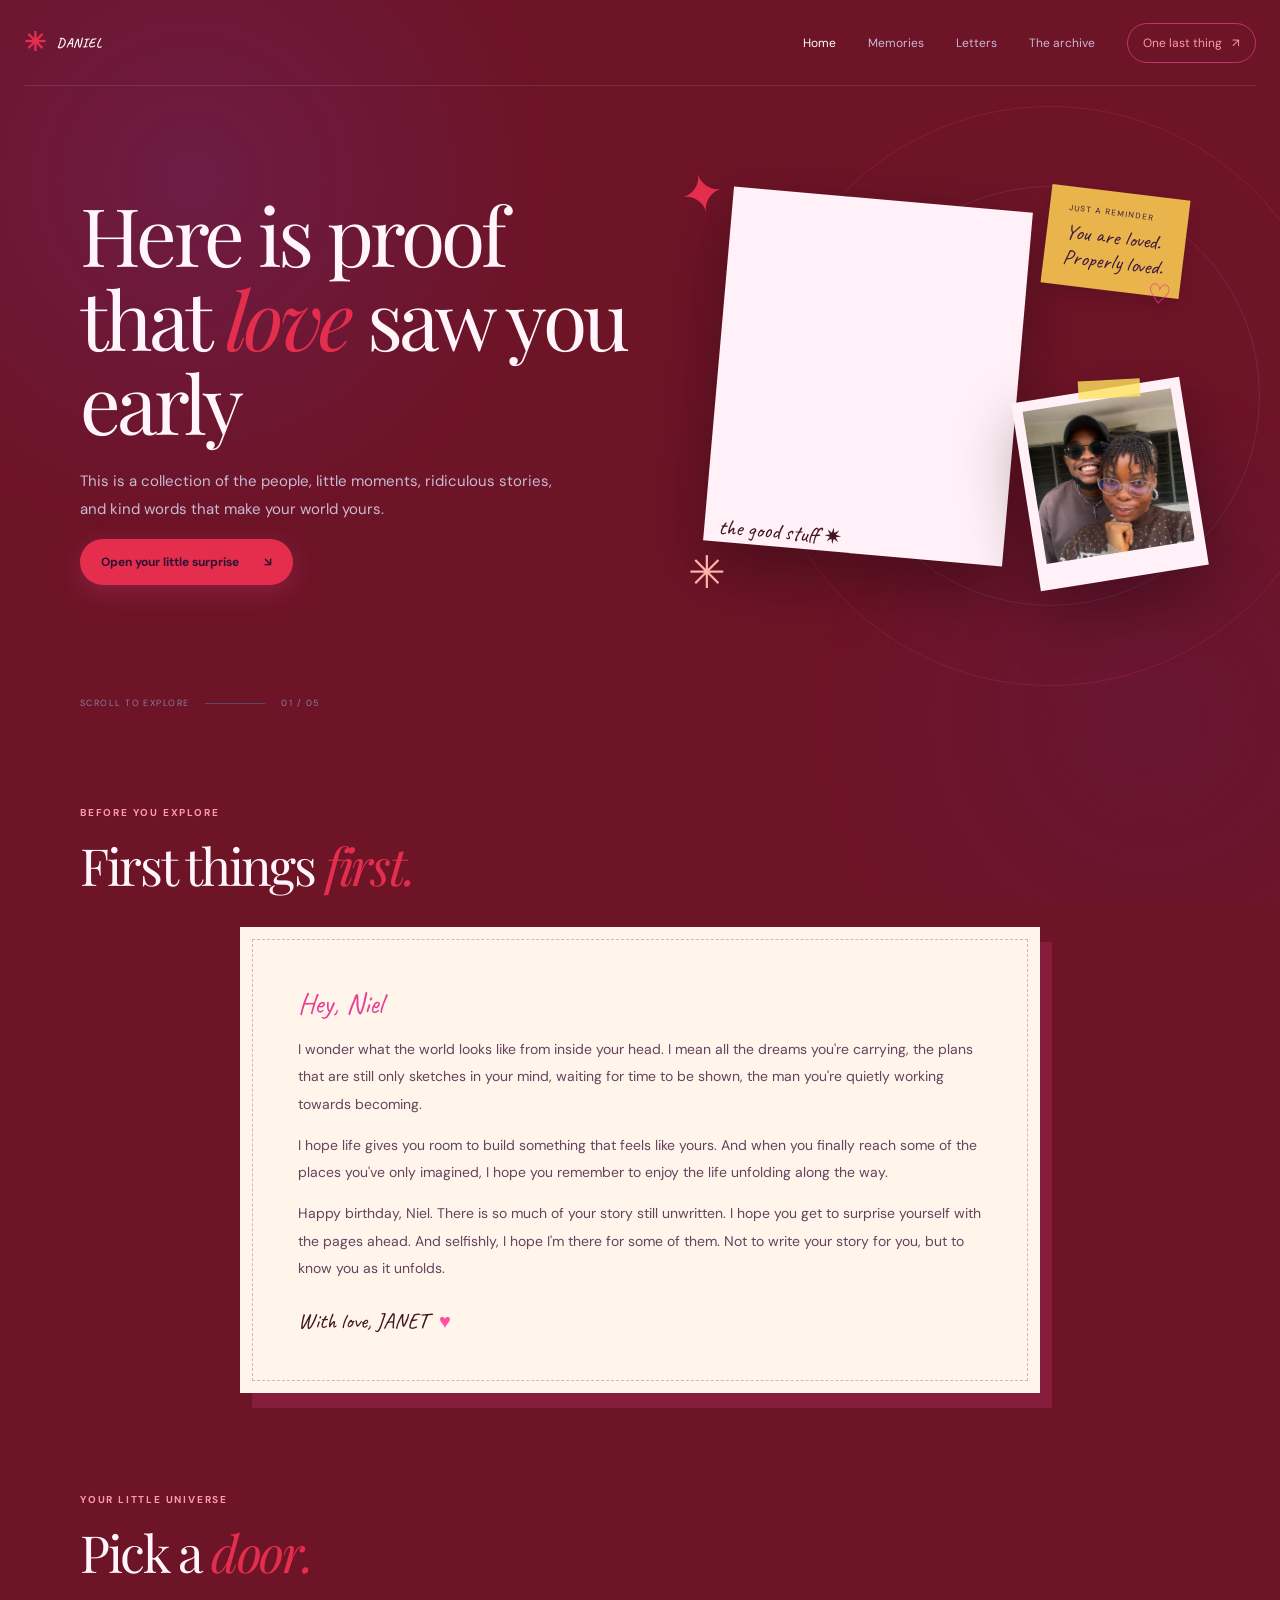
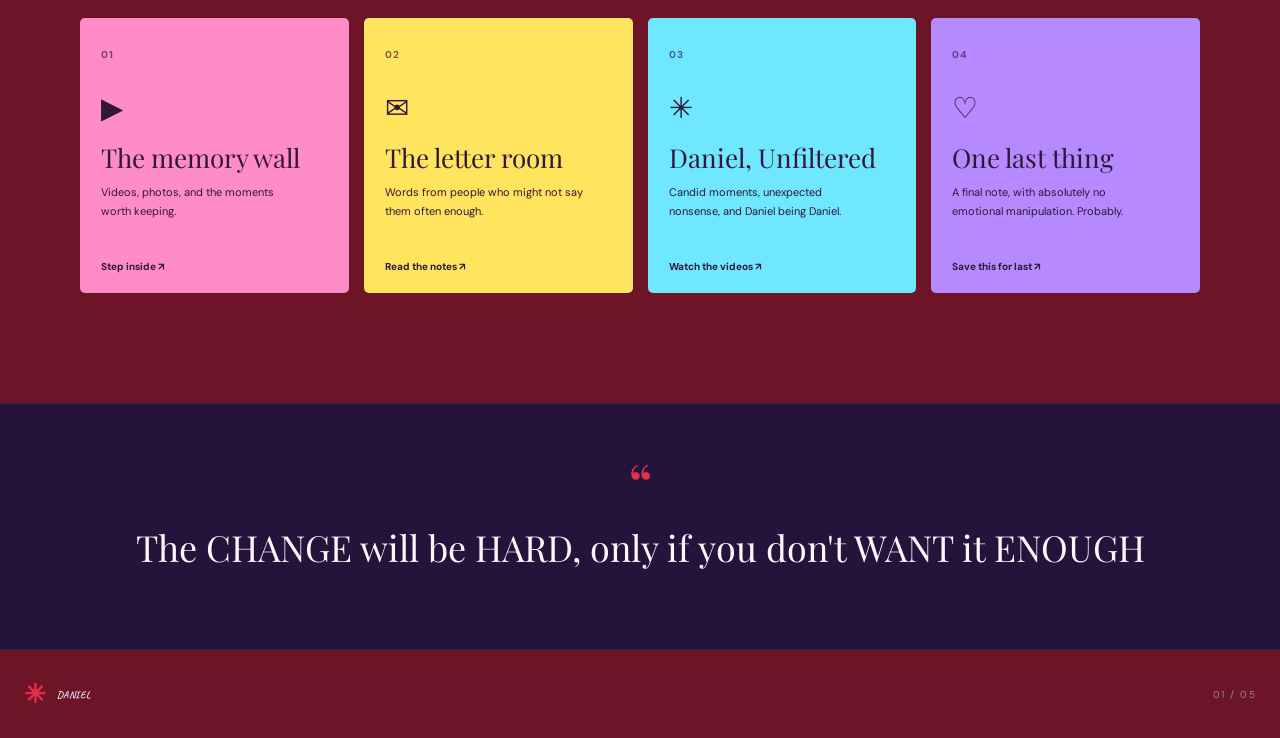
<file: index.html>
<!doctype html>
<html lang="en">

<head>
  <meta charset="utf-8">
  <meta name="viewport" content="width=device-width, initial-scale=1">
  <meta name="theme-color" content="#17102b">
  <meta name="description" content="A birthday scrapbook filled with videos, memories, and notes from your people.">
  <title>A Little Something for You</title>
  <link rel="preconnect" href="https://fonts.googleapis.com">
  <link rel="preconnect" href="https://fonts.gstatic.com" crossorigin>
  <link
    href="https://fonts.googleapis.com/css2?family=DM+Sans:wght@400;500;600;700&family=Playfair+Display:ital,wght@0,400;0,500;0,600;1,400;1,500&family=Caveat:wght@400;500;600;700&display=swap"
    rel="stylesheet">
  <link rel="stylesheet" href="styles.css">
  <script src="script.js" defer></script>
</head>

<body data-page="home">
  <div class="scroll-progress" aria-hidden="true"></div>
  <header class="site-header">
    <a class="brand" href="index.html"><span class="brand-mark">✳</span> Daniel</a>
    <button class="menu-toggle" aria-label="Open navigation" aria-expanded="false">☰</button>
    <nav class="site-nav">
      <a class="active" href="index.html">Home</a>
      <a href="memories.html">Memories</a>
      <a href="letters.html">Letters</a>
      <a href="archive.html">The archive</a>
      <a class="nav-special" href="final.html">One last thing <span>↗</span></a>
    </nav>
  </header>

  <main>
    <section class="home-hero section-wrap">
      <div class="hero-orbit orbit-one"></div>
      <div class="hero-orbit orbit-two"></div>
      <div class="hero-copy">
        <!-- <p class="eyebrow"><span class="eyebrow-dot"></span> A small corner of the internet, made for you</p> -->
        <h1>Here is proof<br>that <em>love</em> saw you early</h1>
        <p class="hero-lede">This is a collection of the people, little moments, ridiculous stories, and kind words that
          make your world yours.</p>
        <button class="button button-primary" data-scroll-to="welcome-note">Open your little surprise
          <span>↘</span></button>
        <!-- <div class="hero-signoff"><span class="scribble-heart">♡</span><span>Made with love, a little chaos, and many open tabs.</span></div> -->
      </div>
      <div class="hero-art" aria-label="Birthday scrapbook collage">
        <div class="sticker sticker-star">✦</div>
        <div class="photo-card photo-card-main">
          <video autoplay muted loop playsinline preload="auto">
            <source src="videos/IMG_9737.MP4" type="video/mp4">
            Your browser does not support HTML video.
          </video>
          <span class="photo-caption">the good stuff ✷</span>
        </div>
        <div class="photo-card photo-card-small">
          <img src="images/WhatsApp Image 2026-10-26 at 20.10.31.jpeg" alt="A happy memory with friends">
          <span class="mini-tape"></span>
        </div>
        <div class="hero-note"><span>just a reminder</span><strong>You are loved.<br>Properly loved.</strong><span
            class="note-doodle">♡</span></div>
        <div class="sticker sticker-sparkle">✳</div>
      </div>
      <div class="hero-bottom-label"><span>SCROLL TO EXPLORE</span><span class="line"></span><span>01 / 05</span></div>
    </section>

    <section class="welcome-section section-wrap" id="welcome-note">
      <div class="section-heading">
        <p class="eyebrow">BEFORE YOU EXPLORE</p>
        <h2>First things <em>first.</em></h2>
      </div>
      <div class="welcome-card paper-card">
        <span class="handwritten">Hey, Niel</span>
        <p>I wonder what the world looks like from inside your head. I mean all the dreams you're carrying, the plans
          that are still only sketches in your mind, waiting for time to be shown, the man you're quietly working
          towards becoming.</p>
        <p>I hope life gives you room to build something that feels like yours. And when you finally reach some of the
          places you've only imagined, I hope you remember to enjoy the life unfolding along the way.</p>

        <p>Happy birthday, Niel. There is so much of your story still unwritten. I hope you get to surprise yourself
          with the pages ahead. And selfishly, I hope I'm there for some of them. Not to write your story for you, but
          to know you as it unfolds.</p>
        <div class="welcome-signature">With love, <span data-sender>Your Friend</span> <span
            class="signature-heart">♥</span></div>
      </div>
    </section>

    <section class="chapter-section section-wrap">
      <div class="section-heading heading-row">
        <div>
          <p class="eyebrow">YOUR LITTLE UNIVERSE</p>
          <h2>Pick a <em>door.</em></h2>
        </div>
        <!-- <p class="section-aside">There is no correct order. For once, nobody is grading you.</p> -->
      </div>
      <div class="chapter-grid">
        <a class="chapter-card chapter-pink" href="memories.html"><span class="chapter-number">01</span><span
            class="chapter-icon">▶</span>
          <h3>The memory wall</h3>
          <p>Videos, photos, and the moments worth keeping.</p><span class="chapter-link">Step inside ↗</span>
        </a>
        <a class="chapter-card chapter-yellow" href="letters.html"><span class="chapter-number">02</span><span
            class="chapter-icon">✉</span>
          <h3>The letter room</h3>
          <p>Words from people who might not say them often enough.</p><span class="chapter-link">Read the notes
            ↗</span>
        </a>
        <a class="chapter-card chapter-blue" href="archive.html">
          <span class="chapter-number">03</span>
          <span class="chapter-icon">✳</span>
          <h3>Daniel, Unfiltered</h3>
          <p>Candid moments, unexpected nonsense, and Daniel being Daniel.</p>
          <span class="chapter-link">Watch the videos ↗</span>
        </a>
        <a class="chapter-card chapter-purple" href="final.html"><span class="chapter-number">04</span><span
            class="chapter-icon">♡</span>
          <h3>One last thing</h3>
          <p>A final note, with absolutely no emotional manipulation. Probably.</p><span class="chapter-link">Save this
            for last ↗</span>
        </a>
      </div>
    </section>

    <section class="quote-strip">
      <span class="quote-mark">“</span>
      <p>The CHANGE will be HARD, only if you don't WANT it ENOUGH</p>
      <!-- <span class="quote-credit">A VERY IMPORTANT SCRAPBOOK PRINCIPLE</span> -->
    </section>
  </main>

  <footer class="site-footer"><a class="brand" href="index.html"><span class="brand-mark">✳</span> Daniel</a><span><span
        class="footer-page">01 / 05</span></footer>
</body>

</html>
</file>
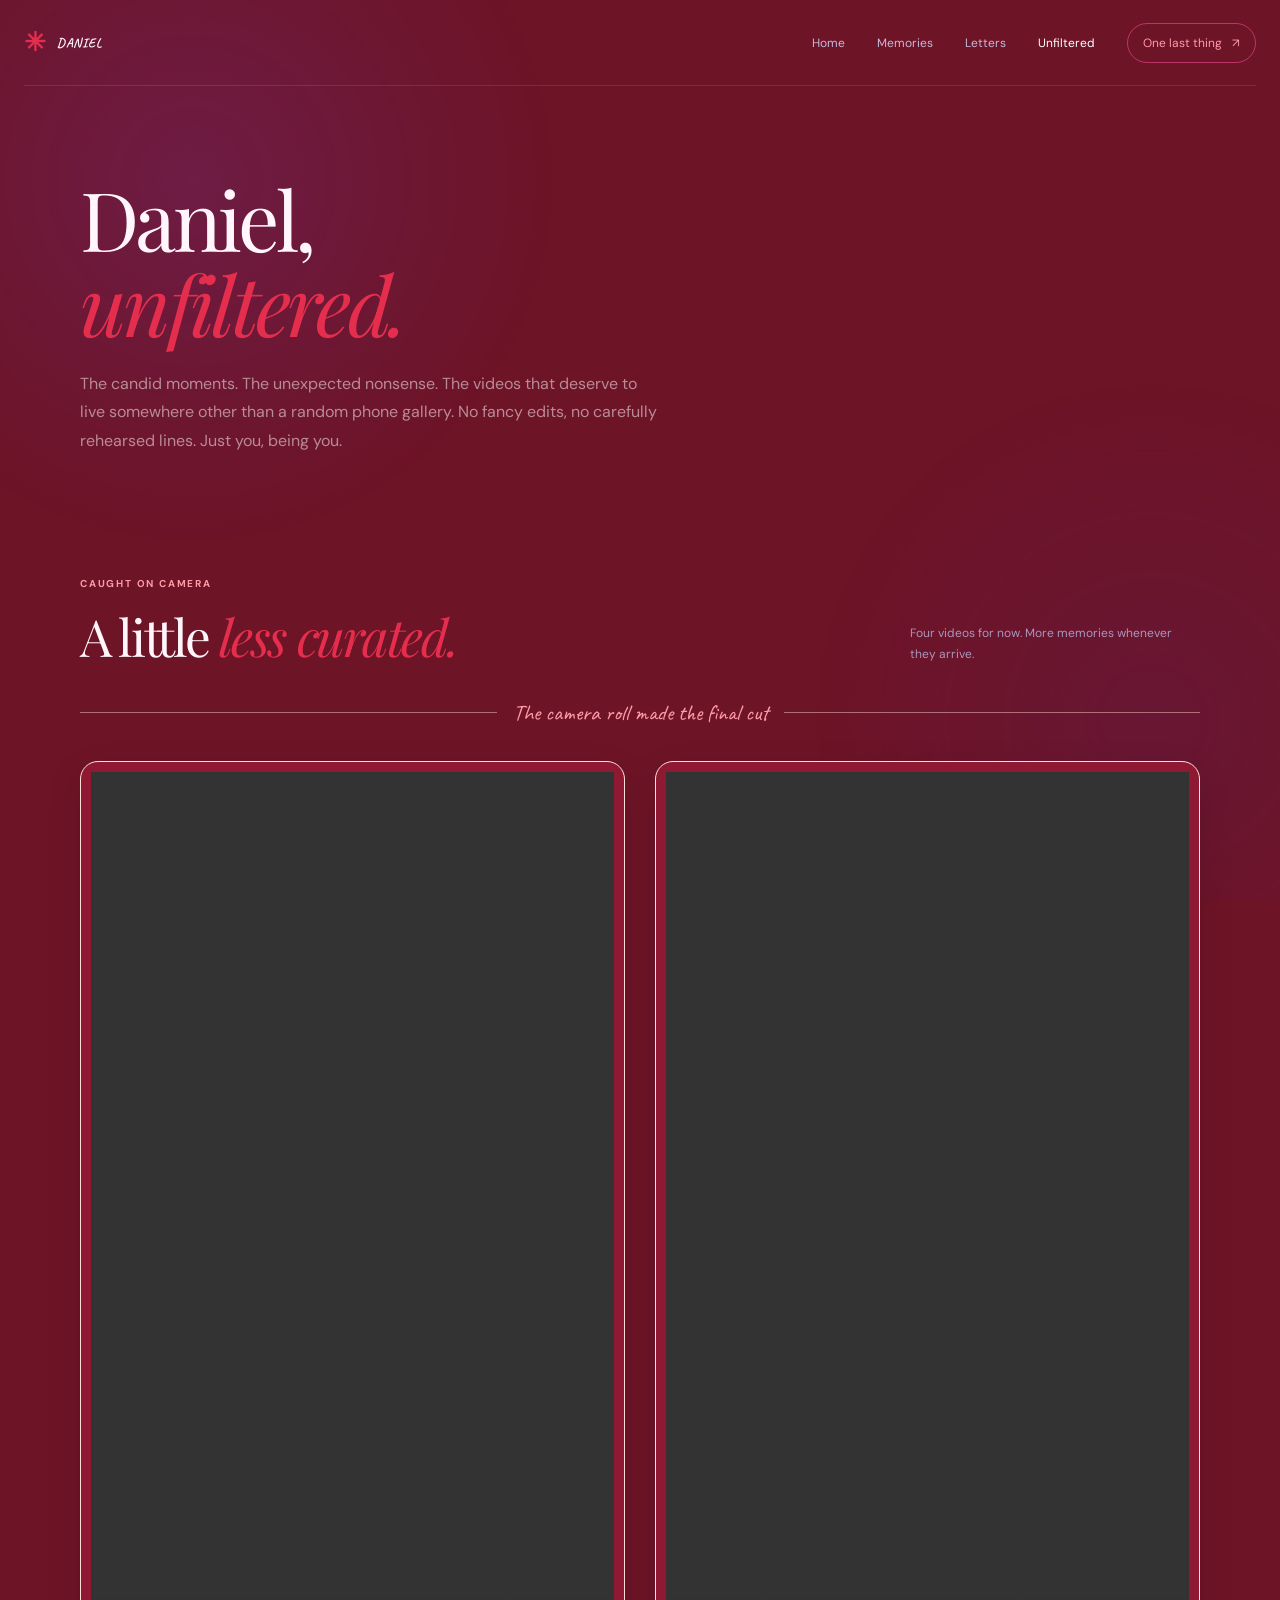
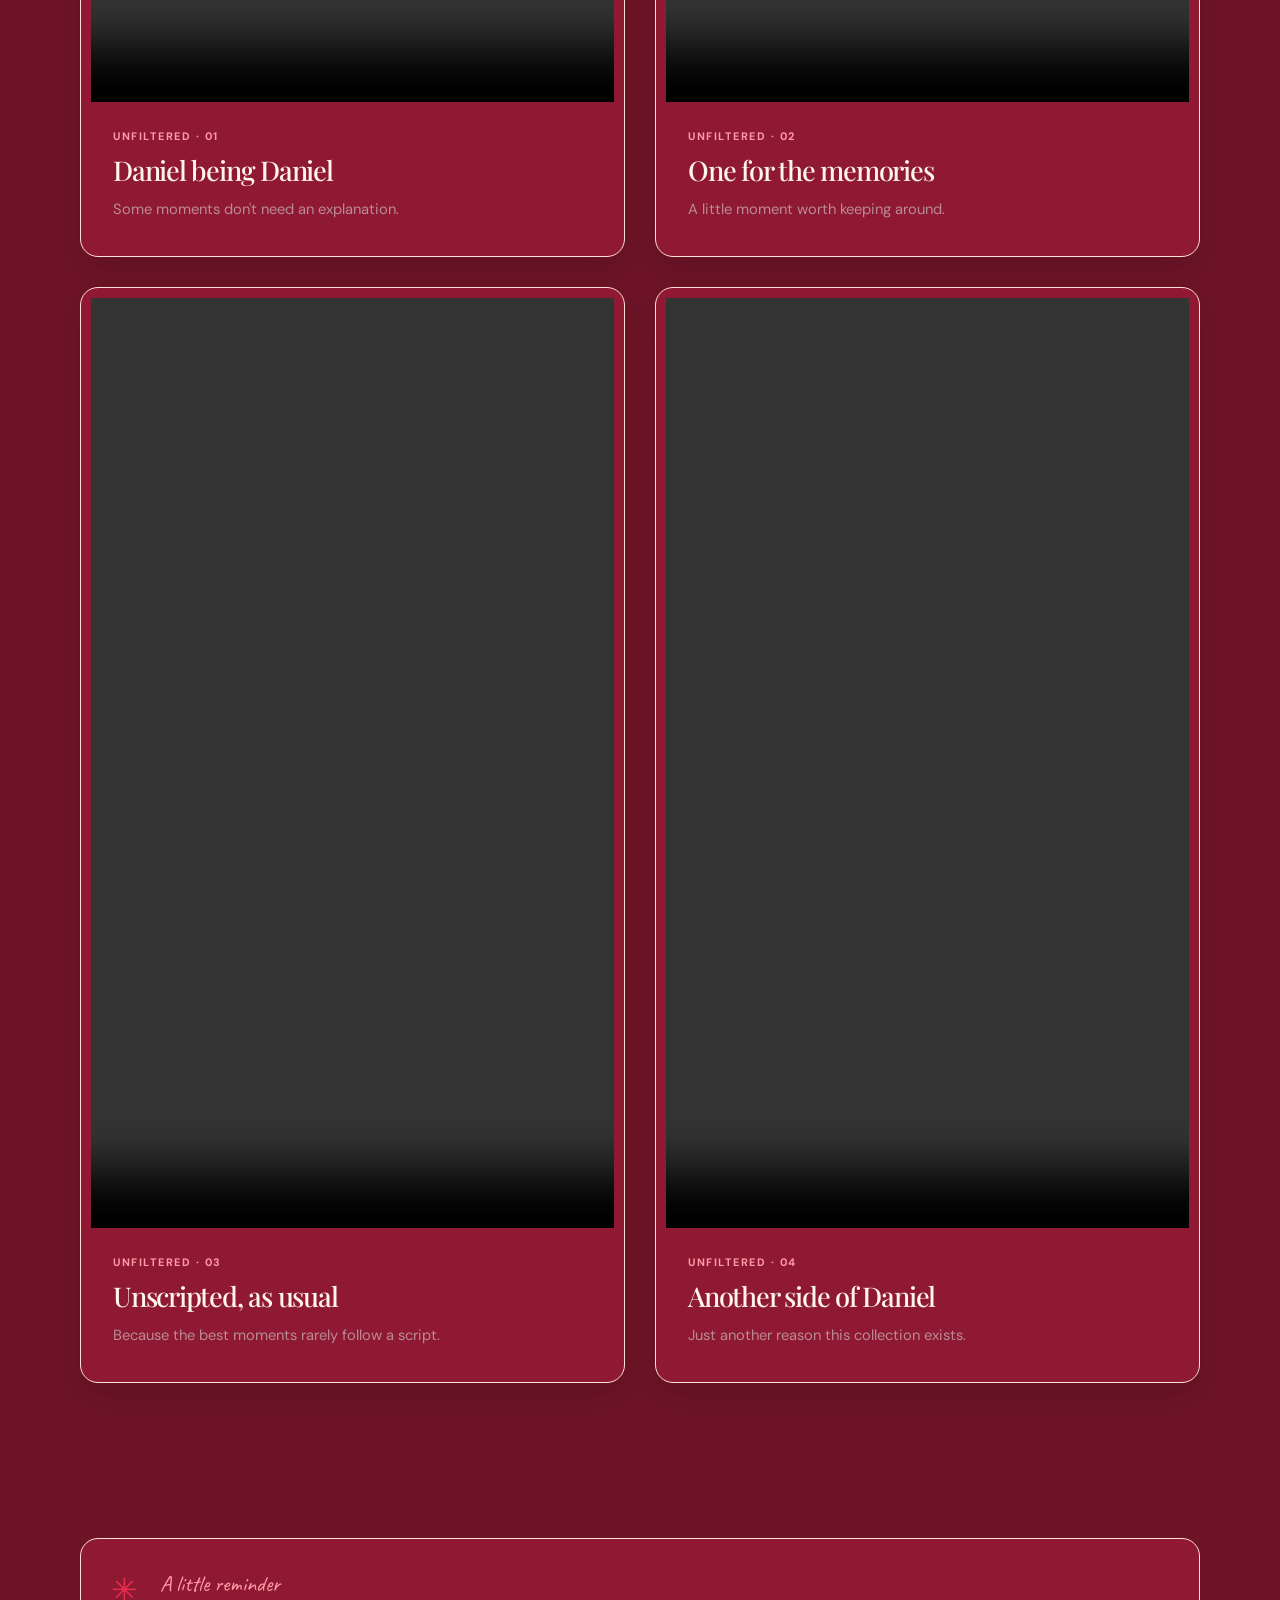
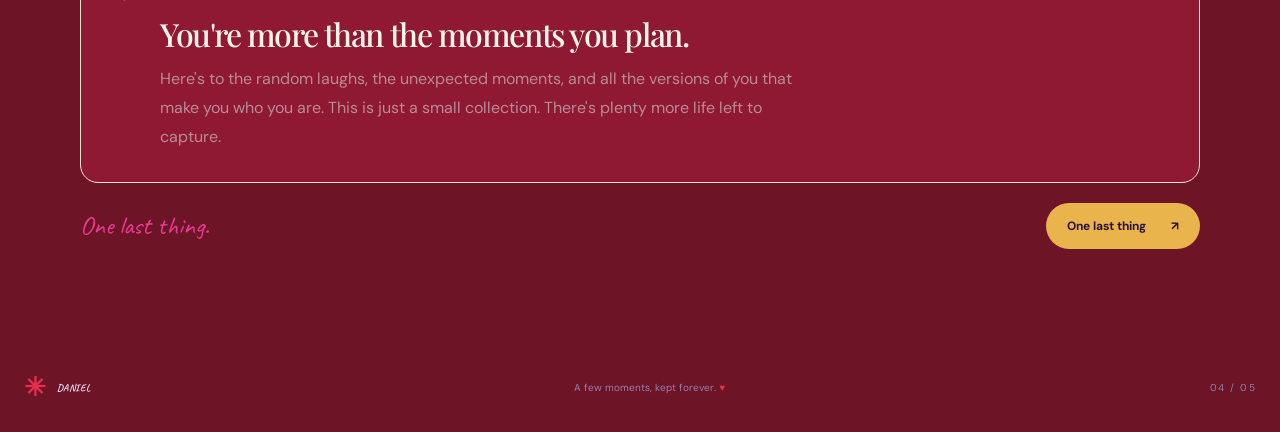
<file: archive.html>
<!doctype html>
<html lang="en">

<head>
  <meta charset="utf-8">
  <meta name="viewport" content="width=device-width, initial-scale=1">
  <meta name="theme-color" content="#6e1427">
  <title>Daniel, Unfiltered</title>

  <link rel="preconnect" href="https://fonts.googleapis.com">
  <link rel="preconnect" href="https://fonts.gstatic.com" crossorigin>
  <link
    href="https://fonts.googleapis.com/css2?family=DM+Sans:wght@400;500;600;700&family=Playfair+Display:ital,wght@0,400;0,500;0,600;1,400;1,500&family=Caveat:wght@400;500;600;700&display=swap"
    rel="stylesheet">

  <link rel="stylesheet" href="styles.css">

  <style>
    /* Daniel, Unfiltered */
    .unfiltered-hero {
      position: relative;
      overflow: hidden;
      padding-top: 90px;
      padding-bottom: 70px;
    }

    .unfiltered-hero .eyebrow {
      position: relative;
      z-index: 1;
    }

    .unfiltered-hero h1 {
      position: relative;
      z-index: 1;
      max-width: 850px;
    }

    .unfiltered-hero h1 em {
      color: var(--pink);
    }

    .unfiltered-intro {
      max-width: 580px;
      margin-top: 22px;
      line-height: 1.8;
      color: var(--muted);
    }

    .unfiltered-divider {
      display: flex;
      align-items: center;
      gap: 16px;
      margin: 0 0 34px;
    }

    .unfiltered-divider::before,
    .unfiltered-divider::after {
      content: "";
      height: 1px;
      flex: 1;
      background: var(--paper-deep);
      opacity: 0.45;
    }

    .unfiltered-divider span {
      color: var(--pink-light);
      font-family: var(--script);
      font-size: 1.4rem;
      white-space: nowrap;
    }

    .unfiltered-video-grid {
      display: grid;
      grid-template-columns: repeat(2, minmax(0, 1fr));
      gap: 30px;
      align-items: start;
    }

    .video-card {
      min-width: 0;
      overflow: hidden;
      border: 1px solid var(--paper-deep);
      border-radius: 18px;
      background: var(--navy-2);
      box-shadow: 0 12px 35px rgba(0, 0, 0, 0.12);
      transition: transform 220ms ease, box-shadow 220ms ease;
    }

    .video-card:hover {
      transform: translateY(-4px);
      box-shadow: 0 18px 42px rgba(0, 0, 0, 0.2);
    }

    .video-frame {
      position: relative;
      overflow: hidden;
      background: #171719;
      aspect-ratio: 9 / 16;
    }

    .video-frame video {
      display: block;
      width: 100%;
      height: 100%;
      object-fit: contain;
      background: #171719;
    }

    .video-card-copy {
      padding: 22px 22px 24px;
    }

    .video-label {
      display: inline-block;
      margin-bottom: 10px;
      color: var(--pink-light);
      font-family: var(--sans);
      font-size: 0.68rem;
      font-weight: 700;
      letter-spacing: 0.14em;
      text-transform: uppercase;
    }

    .video-card-copy h2 {
      margin: 0 0 9px;
      color: var(--paper);
      font-family: var(--serif);
      font-size: clamp(1.25rem, 2.5vw, 1.7rem);
      font-weight: 500;
      line-height: 1.3;
    }

    .video-card-copy p {
      margin: 0;
      color: var(--muted);
      font-size: 0.92rem;
      line-height: 1.7;
    }

    .unfiltered-note {
      display: flex;
      align-items: flex-start;
      gap: 22px;
      margin-top: 70px;
      padding: 30px;
      border: 1px solid var(--paper-deep);
      border-radius: 18px;
      background: var(--navy-2);
    }

    .unfiltered-note-symbol {
      flex-shrink: 0;
      color: var(--pink);
      font-size: 2rem;
    }

    .unfiltered-note .handwritten {
      color: var(--pink-light);
      font-size: 1.4rem;
    }

    .unfiltered-note h2 {
      margin: 5px 0 10px;
      color: var(--paper);
      font-family: var(--serif);
      font-size: clamp(1.4rem, 3vw, 2rem);
      font-weight: 500;
    }

    .unfiltered-note p {
      max-width: 650px;
      margin: 0;
      color: var(--muted);
      line-height: 1.8;
    }

    @media (max-width: 700px) {
      .unfiltered-hero {
        padding-top: 55px;
        padding-bottom: 45px;
      }

      .unfiltered-video-grid {
        grid-template-columns: minmax(0, 1fr);
        gap: 24px;
      }

      .video-card {
        max-width: 460px;
        width: 100%;
        margin-inline: auto;
      }

      .video-card-copy {
        padding: 18px;
      }

      .unfiltered-note {
        gap: 14px;
        padding: 22px;
        margin-top: 45px;
      }
    }

    @media (prefers-reduced-motion: reduce) {
      .video-card {
        transition: none;
      }

      .video-card:hover {
        transform: none;
      }
    }
  </style>

  <script src="script.js" defer></script>
</head>

<body data-page="archive">

  <div class="scroll-progress" aria-hidden="true"></div>

  <header class="site-header">
    <a class="brand" href="index.html">
      <span class="brand-mark">✳</span> Daniel
    </a>

    <button class="menu-toggle" aria-label="Open navigation" aria-expanded="false">
      ☰
    </button>

    <nav class="site-nav">
      <a href="index.html">Home</a>
      <a href="memories.html">Memories</a>
      <a href="letters.html">Letters</a>
      <a class="active" href="archive.html">Unfiltered</a>
      <a class="nav-special" href="final.html">
        One last thing <span>↗</span>
      </a>
    </nav>
  </header>

  <main class="inner-page">

    <!-- INTRO -->
    <section class="page-hero section-wrap unfiltered-hero">
      <!-- <p class="eyebrow">
        <span class="eyebrow-dot"></span>
        NO RETAKES · NO SCRIPT · JUST DANIEL
      </p> -->

      <h1>
        Daniel,<br>
        <em>unfiltered.</em>
      </h1>

      <p class="unfiltered-intro">
        The candid moments. The unexpected nonsense. The videos that
        deserve to live somewhere other than a random phone gallery.
        No fancy edits, no carefully rehearsed lines. Just you, being you.
      </p>
    </section>

    <!-- VIDEO COLLECTION -->
    <section class="section-wrap content-section">

      <div class="section-heading heading-row">
        <div>
          <p class="eyebrow">CAUGHT ON CAMERA</p>
          <h2>A little <em>less curated.</em></h2>
        </div>

        <p class="section-aside">
          Four videos for now. More memories whenever they arrive.
        </p>
      </div>

      <div class="unfiltered-divider">
        <span>The camera roll made the final cut</span>
      </div>

      <div class="unfiltered-video-grid">

        <!-- VIDEO 1: Replace the video path and text below -->
        <article class="video-card">
          <div class="video-frame">
            <video controls playsinline preload="metadata">
              <source src="videos/IMG_9909.MP4" type="video/mp4">
              Your browser does not support HTML video.
            </video>
          </div>

          <div class="video-card-copy">
            <span class="video-label">UNFILTERED · 01</span>
            <h2>Daniel being Daniel</h2>
            <p>Some moments don't need an explanation.</p>
          </div>
        </article>

        <!-- VIDEO 2 -->
        <article class="video-card">
          <div class="video-frame">
            <video controls playsinline preload="metadata">
              <source src="videos/IMG_9916.MP4" type="video/mp4">
              Your browser does not support HTML video.
            </video>
          </div>

          <div class="video-card-copy">
            <span class="video-label">UNFILTERED · 02</span>
            <h2>One for the memories</h2>
            <p>A little moment worth keeping around.</p>
          </div>
        </article>

        <!-- VIDEO 3 -->
        <article class="video-card">
          <div class="video-frame">
            <video controls playsinline preload="metadata">
              <source src="videos/IMG_9918.MP4" type="video/mp4">
              Your browser does not support HTML video.
            </video>
          </div>

          <div class="video-card-copy">
            <span class="video-label">UNFILTERED · 03</span>
            <h2>Unscripted, as usual</h2>
            <p>Because the best moments rarely follow a script.</p>
          </div>
        </article>

        <!-- VIDEO 4 -->
        <article class="video-card">
          <div class="video-frame">
            <video controls playsinline preload="metadata">
              <source src="videos/WhatsApp Video 2026-10-26 at 20.10.50.mp4" type="video/mp4">
              Your browser does not support HTML video.
            </video>
          </div>

          <div class="video-card-copy">
            <span class="video-label">UNFILTERED · 04</span>
            <h2>Another side of Daniel</h2>
            <p>Just another reason this collection exists.</p>
          </div>
        </article>

        <!--
          TO ADD ANOTHER VIDEO:
          Copy one complete <article class="video-card"> block.
          Change the video filename, number, title and caption.
        -->

      </div>
    </section>

    <!-- CLOSING NOTE -->
    <section class="section-wrap">
      <div class="unfiltered-note">
        <div class="unfiltered-note-symbol" aria-hidden="true">✳</div>

        <div>
          <span class="handwritten">A little reminder</span>
          <h2>You're more than the moments you plan.</h2>
          <p>
            Here's to the random laughs, the unexpected moments, and all
            the versions of you that make you who you are. This is just
            a small collection. There's plenty more life left to capture.
          </p>
        </div>
      </div>
    </section>

    <!-- NEXT PAGE -->
    <section class="page-next section-wrap">
      <span class="handwritten">One last thing.</span>
      <a class="button button-dark" href="final.html">
        One last thing <span>↗</span>
      </a>
    </section>

  </main>

  <footer class="site-footer">
    <a class="brand" href="index.html">
      <span class="brand-mark">✳</span> Daniel
    </a>

    <span>A few moments, kept forever. <span class="footer-heart">♥</span></span>
    <span class="footer-page">04 / 05</span>
  </footer>

</body>
</html>
</file>
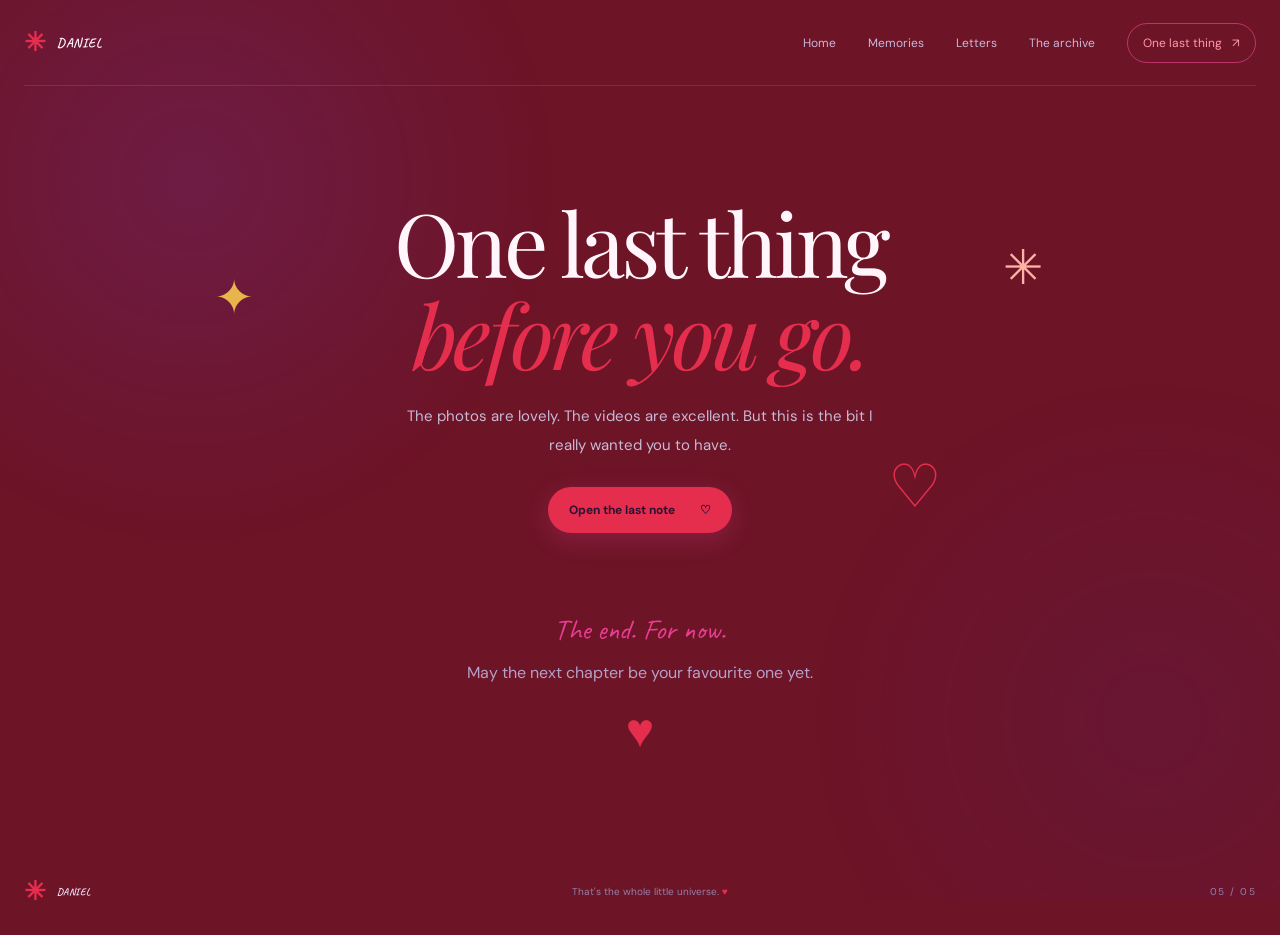
<file: final.html>
<!doctype html>
<html lang="en">
<head>
  <meta charset="utf-8">
  <meta name="viewport" content="width=device-width, initial-scale=1">
  <meta name="theme-color" content="#17102b">
  <title>One Last Thing</title>

  <link rel="preconnect" href="https://fonts.googleapis.com">
  <link rel="preconnect" href="https://fonts.gstatic.com" crossorigin>
  <link href="https://fonts.googleapis.com/css2?family=DM+Sans:wght@400;500;600;700&family=Playfair+Display:ital,wght@0,400;0,500;0,600;1,400;1,500&family=Caveat:wght@400;500;600;700&display=swap" rel="stylesheet">

  <link rel="stylesheet" href="styles.css">
  <script src="script.js" defer></script>
</head>

<body data-page="final">
  <div class="scroll-progress" aria-hidden="true"></div>

  <header class="site-header">
    <a class="brand" href="index.html">
      <span class="brand-mark">✳</span> Daniel
    </a>

    <button class="menu-toggle" aria-label="Open navigation" aria-expanded="false">☰</button>

    <nav class="site-nav">
      <a href="index.html">Home</a>
      <a href="memories.html">Memories</a>
      <a href="letters.html">Letters</a>
      <a href="archive.html">The archive</a>
      <a class="nav-special active" href="final.html">One last thing <span>↗</span></a>
    </nav>
  </header>

  <main class="inner-page final-page">
    <section class="final-hero section-wrap">
      <div class="final-sparkle sparkle-a">✦</div>
      <div class="final-sparkle sparkle-b">✳</div>
      <div class="final-sparkle sparkle-c">♡</div>

      <!-- <p class="eyebrow">
        <span class="eyebrow-dot"></span> THE FINAL FRAME · NO SKIPPING THIS BIT
      </p> -->

      <h1>One last thing<br><em>before you go.</em></h1>

      <p class="hero-lede">
        The photos are lovely. The videos are excellent. But this is the bit I really wanted you to have.
      </p>

      <button class="button button-primary" id="reveal-final">
        Open the last note <span>♡</span>
      </button>
    </section>

    <section class="section-wrap final-letter-wrap" id="final-letter" hidden>
      <article class="final-letter paper-card">
        <span class="handwritten">For you, on your birthday</span>

        <h2>My Niel,</h2>

        <p>
          Sometimes I wish I could take you through my memories and let you see yourself the way I see you in them. Not just in the pictures, but in the moments around them. The walks home, the gardens, the meals, the laughter over things that probably wouldn't make sense to anybody else. The times life wasn't particularly kind to either of us, and somehow, we still found reasons to laugh, or bowed our heads and prayed.
        </p>

        <p>
          I don't know when these little things became so precious to me. I only know that somewhere along the way, they took root. And now, when I think of the life I've lived with you in it, I find so many ordinary moments I wouldn't trade for anything grand.
        </p>

        <p>
          You've been there for me when my mind has been crowded with worry, when things have felt heavy, when I haven't had much encouragement left for myself, you've reminded me that I don't have to carry everything on my own. Thank you for always holding my hands to pray with me.
        </p>

        <p>
          I hope you know that I see you, too. Not only the parts of you that are easy to celebrate, but the man who is still figuring things out, carrying his own thoughts, making plans, and trying to build a life. I hope you give yourself some of the grace you so readily need from life. Even trees have seasons when all they seem to do is stand there, yet something is happening beneath the ground.
        </p>

        <p>
          I wish I could do more for you today. You know, I've had so many ideas in my head about how I wanted to celebrate you, and it hurts a little that I can't bring all of them to life right now. But I kept thinking about what I could do. And somehow, that thought brought me here, gathering the people who know you, collecting their words, keeping our memories, and making you this little corner of the world where you can see just how much of a difference your life makes.
        </p>

        <p>
          Maybe it isn't everything I imagined. But it is something I made with you in mind, and I hope you feel that.
        </p>
      </article>

      <div class="final-actions">
        <button class="button button-primary" id="celebrate-button">
          One more celebration? <span>✦</span>
        </button>
        <a class="button button-outline" href="index.html">Back to the beginning ↗</a>
      </div>
    </section>

    <section class="final-footer-note section-wrap">
      <span class="handwritten">The end. For now.</span>
      <p>May the next chapter be your favourite one yet.</p>
      <span class="big-heart">♥</span>
    </section>
  </main>

  <div class="confetti-layer" aria-hidden="true"></div>

  <footer class="site-footer">
    <a class="brand" href="index.html">
      <span class="brand-mark">✳</span> Daniel
    </a>
    <span>That's the whole little universe. <span class="footer-heart">♥</span></span>
    <span class="footer-page">05 / 05</span>
  </footer>
</body>
</html>
</file>
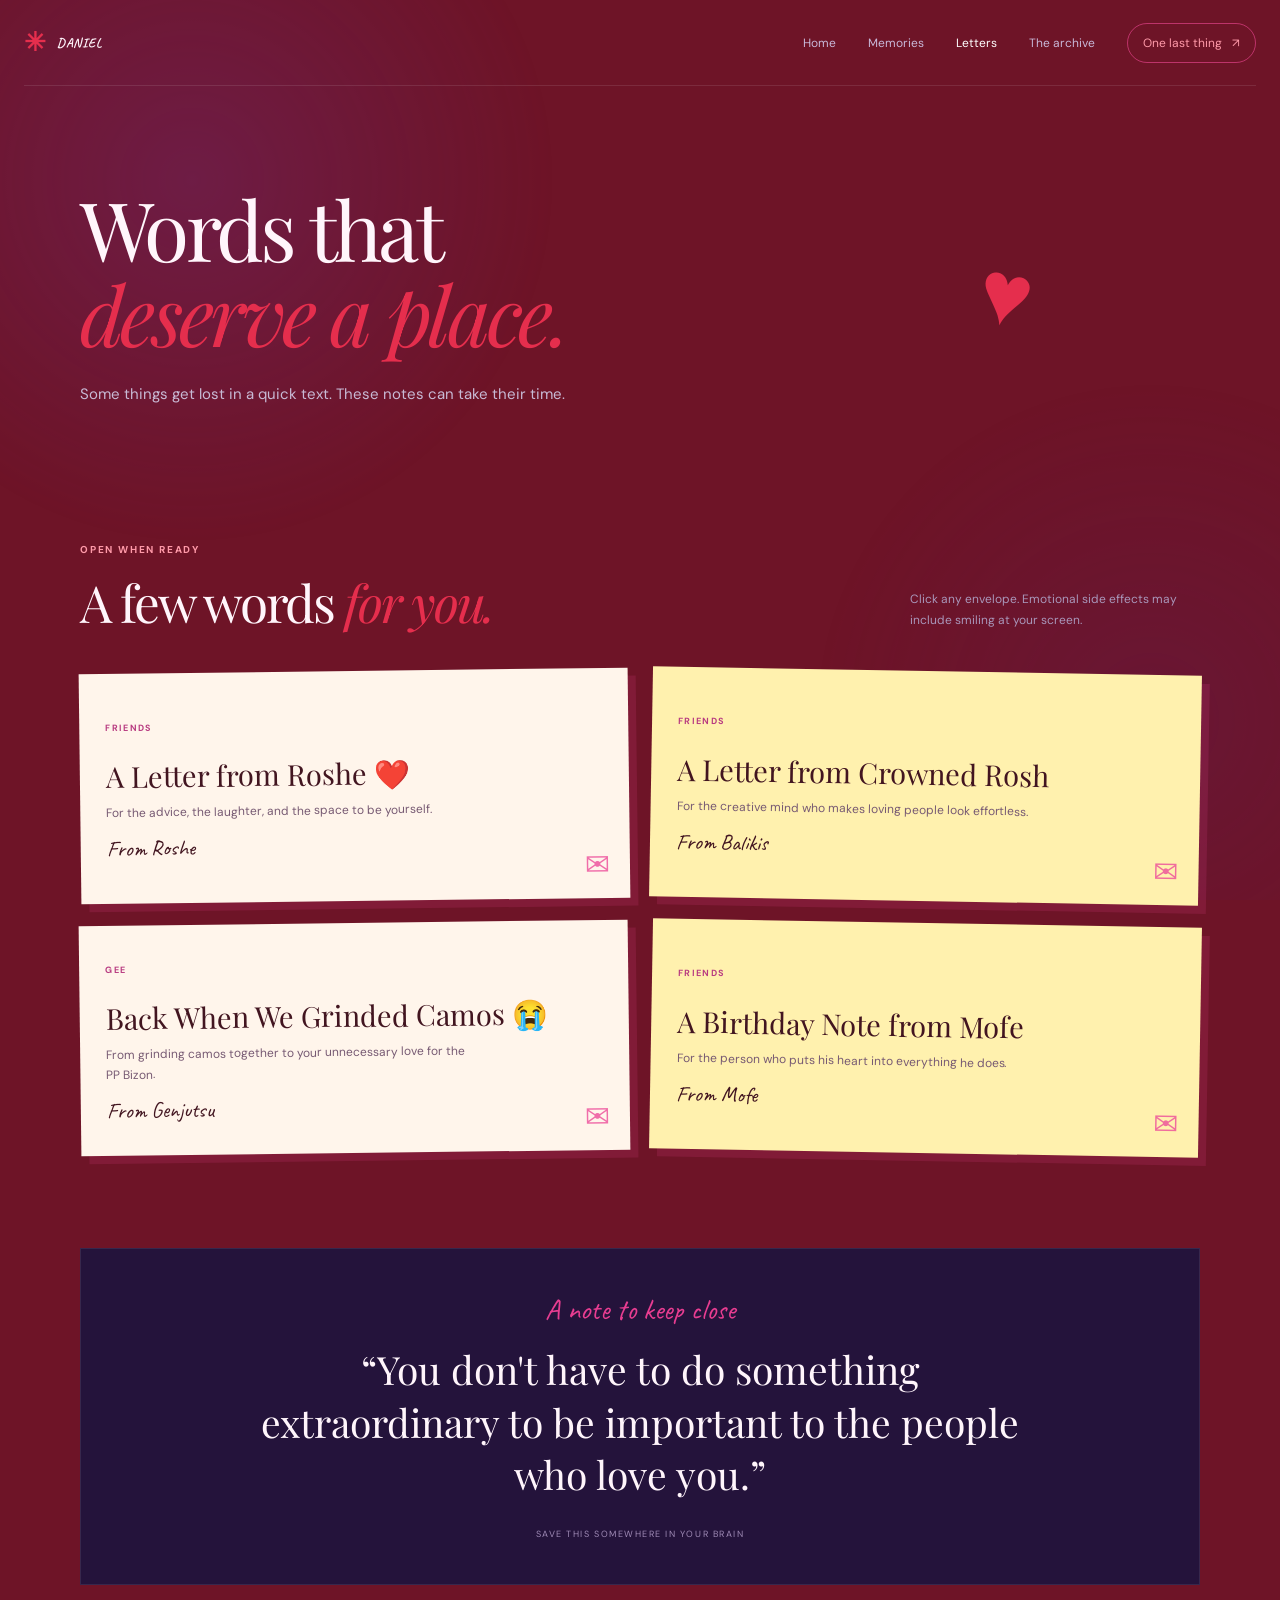
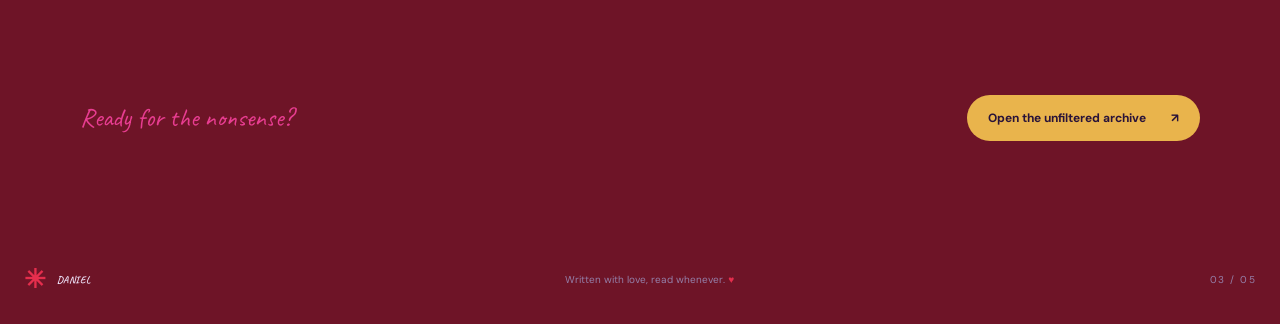
<file: letters.html>
<!doctype html>
<html lang="en">

<head>
  <meta charset="utf-8">
  <meta name="viewport" content="width=device-width, initial-scale=1">
  <meta name="theme-color" content="#17102b">
  <title>The Letter Room</title>
  <link rel="preconnect" href="https://fonts.googleapis.com">
  <link rel="preconnect" href="https://fonts.gstatic.com" crossorigin>
  <link
    href="https://fonts.googleapis.com/css2?family=DM+Sans:wght@400;500;600;700&family=Playfair+Display:ital,wght@0,400;0,500;0,600;1,400;1,500&family=Caveat:wght@400;500;600;700&display=swap"
    rel="stylesheet">
  <link rel="stylesheet" href="styles.css">
  <script src="script.js" defer></script>
</head>

<body data-page="letters">
  <div class="scroll-progress" aria-hidden="true"></div>
  <header class="site-header"><a class="brand" href="index.html"><span class="brand-mark">✳</span> Daniel</a><button
      class="menu-toggle" aria-label="Open navigation" aria-expanded="false">☰</button>
    <nav class="site-nav"><a href="index.html">Home</a><a href="memories.html">Memories</a><a class="active"
        href="letters.html">Letters</a><a href="archive.html">The archive</a><a class="nav-special"
        href="final.html">One last thing <span>↗</span></a></nav>
  </header>
  <main class="inner-page">
    <section class="page-hero section-wrap letters-hero">
      <!-- <p class="eyebrow"><span class="eyebrow-dot"></span> CHAPTER TWO · THE LETTER ROOM</p> -->
      <h1>Words that<br><em>deserve a place.</em></h1>
      <p class="hero-lede">Some things get lost in a quick text. These notes can take their time.</p>
      <div class="floating-heart">♥</div>
    </section>
    <section class="section-wrap content-section">
      <div class="section-heading heading-row">
        <div>
          <p class="eyebrow">OPEN WHEN READY</p>
          <h2>A few words <em>for you.</em></h2>
        </div>
        <p class="section-aside">Click any envelope. Emotional side effects may include smiling at your screen.</p>
      </div>
      <div class="letters-grid" id="letters-grid"></div>
      <!-- <p class="edit-hint">✎ Edit the <code>letters</code> list in <code>script.js</code> to add real messages from friends and family.</p> -->
    </section>
    <section class="paper-quote section-wrap"><span class="handwritten">A note to keep close</span>
      <p>“You don't have to do something extraordinary to be important to the people who love you.”</p><span
        class="quote-credit">SAVE THIS SOMEWHERE IN YOUR BRAIN</span>
    </section>
    <section class="page-next section-wrap"><span class="handwritten">Ready for the nonsense?</span><a
        class="button button-dark" href="archive.html">Open the unfiltered archive <span>↗</span></a></section>
  </main>
  <div class="modal" id="letter-modal" aria-hidden="true">
    <div class="modal-backdrop" data-close-modal></div>
    <div class="modal-panel letter-modal-panel" role="dialog" aria-modal="true" aria-label="Letter"><button
        class="modal-close" data-close-modal aria-label="Close">×</button>
      <div id="letter-modal-content"></div>
    </div>
  </div>
  <footer class="site-footer"><a class="brand" href="index.html"><span class="brand-mark">✳</span>
      Daniel</a><span>Written with love, read whenever. <span class="footer-heart">♥</span></span><span
      class="footer-page">03 / 05</span></footer>
</body>

</html>
</file>
<file: styles.css>
/* Birthday scrapbook theme: electric pink, purple, lemon and blue */


:root {
  --navy: #6e1427;
  --navy-2: #8f1932;
  --slate: #b91c35;
  --pink: #e52e4d;
  --pink-light: #ff9aa9;
  --paper: #fff5eb;
  --paper-deep: #ffe0d6;
  --ink: #421520;
  --muted: #b98b96;
  --yellow: #e9b44c;
  --blue: #ffb3a7;
  --purple: #c77d91;
  --serif: "Playfair Display", Georgia, serif;
  --sans: "DM Sans", sans-serif;
  --script: "Caveat", cursive;
}

* {
  box-sizing: border-box;
}

html {
  scroll-behavior: smooth;
  overflow-x: clip;
}

body {
  margin: 0;
  background: var(--navy);
  color: #fff5fb;
  font-family: var(--sans);
  overflow-x: hidden;
}

body::before {
  content: "";
  position: fixed;
  inset: 0;
  pointer-events: none;
  z-index: -1;
  opacity: .25;
  background-image: radial-gradient(circle at 15% 20%, #7138a0 0, transparent 28%), radial-gradient(circle at 90% 80%, #5c205d 0, transparent 25%);
}

a {
  color: inherit;
  text-decoration: none;
}

button {
  font: inherit;
  cursor: pointer;
}

img {
  display: block;
  max-width: 100%;
}

[hidden] {
  display: none !important;
}

.scroll-progress {
  position: fixed;
  z-index: 100;
  top: 0;
  left: 0;
  height: 4px;
  width: 0;
  background: linear-gradient(90deg, var(--pink), var(--yellow), var(--blue));
}

.site-header {
  width: min(1240px, calc(100% - 48px));
  margin: auto;
  height: 86px;
  display: flex;
  align-items: center;
  justify-content: space-between;
  border-bottom: 1px solid rgba(255, 255, 255, .1);
  position: relative;
  z-index: 20;
}

.brand {
  display: inline-flex;
  align-items: center;
  gap: 10px;
  font-size: 13px;
  font-weight: 700;
  letter-spacing: .06em;
  text-transform: uppercase;
  white-space: nowrap;
  font-family: var(--script);
}

.brand-mark {
  color: var(--pink);
  font-size: 26px;
}

.site-nav {
  display: flex;
  align-items: center;
  gap: clamp(14px, 2.5vw, 34px);
  color: #c8b8d8;
  font-size: 12px;
}

.site-nav a {
  transition: color .2s, transform .2s;
}

.site-nav a:hover,
.site-nav a.active {
  color: #fff;
}

.site-nav a:hover {
  transform: translateY(-2px);
}

.nav-special {
  border: 1px solid rgba(255, 79, 163, .55);
  border-radius: 99px;
  padding: 11px 15px;
  color: var(--pink-light) !important;
}

.nav-special span {
  margin-left: 7px;
}

.menu-toggle {
  display: none;
  color: white;
  border: 1px solid #57416c;
  background: transparent;
  border-radius: 10px;
  padding: 8px 11px;
}

.section-wrap {
  width: min(1120px, calc(100% - 48px));
  margin-inline: auto;
}

.home-hero {
  min-height: 650px;
  display: grid;
  grid-template-columns: 1.05fr .95fr;
  align-items: center;
  position: relative;
  padding-top: 45px;
  padding-bottom: 90px;
}

.hero-copy {
  position: relative;
  z-index: 2;
  animation: rise .8s both;
}

.eyebrow {
  color: var(--pink-light);
  font-size: 10px;
  font-weight: 700;
  letter-spacing: .18em;
  text-transform: uppercase;
  margin: 0 0 22px;
}

.eyebrow-dot {
  display: inline-block;
  width: 7px;
  height: 7px;
  background: var(--yellow);
  border-radius: 50%;
  margin-right: 9px;
  box-shadow: 0 0 15px var(--yellow);
}

h1,
h2,
h3,
p {
  margin-top: 0;
}

h1,
h2 {
  font-family: var(--serif);
  font-weight: 400;
  letter-spacing: -.045em;
}

h1 {
  font-size: clamp(48px, 6.3vw, 82px);
  line-height: 1.04;
  margin-bottom: 23px;
}

h1 em,
h2 em {
  color: var(--pink);
  font-weight: 400;
}

.hero-lede {
  color: #c8bad5;
  font-size: 15px;
  line-height: 1.9;
  max-width: 475px;
}

.button {
  border: 0;
  display: inline-flex;
  gap: 25px;
  align-items: center;
  justify-content: center;
  border-radius: 999px;
  padding: 15px 21px;
  font-size: 12px;
  font-weight: 700;
  transition: transform .2s, box-shadow .2s;
}

.button:hover {
  transform: translateY(-3px);
  box-shadow: 0 12px 28px #0003;
}

.button-primary {
  background: var(--pink);
  color: #301032;
  box-shadow: 0 7px 25px #ff4fa333;
}

.button-dark {
  background: var(--yellow);
  color: #291339;
}

.button-outline {
  color: white;
  border: 1px solid #8e6ba5;
  background: transparent;
}

.hero-signoff {
  display: flex;
  align-items: center;
  gap: 11px;
  margin-top: 35px;
  color: #a993bd;
  font-size: 11px;
}

.scribble-heart {
  color: var(--pink);
  font-size: 26px;
}

.hero-art {
  position: relative;
  min-height: 470px;
  animation: rise .9s .15s both;
}

.photo-card {
  position: absolute;
  background: #fff1f7;
  padding: 10px 10px 34px;
  box-shadow: 0 24px 65px #0005;
  color: var(--ink);
}

.photo-card img {
  width: 100%;
  height: 100%;
  object-fit: cover;
}

.photo-card-main {
  width: 300px;
  height: 355px;
  top: 45px;
  left: 50px;
  transform: rotate(5deg);
}
.photo-card-main video {
  display: block;
  width: 100%;
  height: 100%;
  object-fit: cover;
  border-radius: inherit;
}
.photo-caption {
  font: 22px var(--script);
  display: block;
  padding: 5px 4px 0;
}

.photo-card-small {
  width: 170px;
  height: 190px;
  top: 235px;
  right: 5px;
  transform: rotate(-9deg);
  z-index: 2;
  padding-bottom: 26px;
}

.mini-tape {
  position: absolute;
  width: 62px;
  height: 18px;
  background: #ffe45ecc;
  top: -8px;
  left: 40%;
  transform: rotate(6deg);
}

.hero-note {
  position: absolute;
  z-index: 3;
  right: 15px;
  top: 38px;
  background: var(--yellow);
  color: #3c1740;
  padding: 16px 19px;
  transform: rotate(7deg);
  box-shadow: 0 8px 20px #0002;
}

.hero-note span:first-child {
  display: block;
  font-size: 8px;
  text-transform: uppercase;
  letter-spacing: .15em;
  margin-bottom: 7px;
}

.hero-note strong {
  font: 21px/1.2 var(--script);
}

.note-doodle {
  position: absolute;
  right: 8px;
  bottom: -15px;
  font-size: 27px;
  color: #ed3d91;
}

.sticker {
  position: absolute;
  color: var(--pink);
  font-size: 54px;
  z-index: 4;
}

.sticker-star {
  top: 5px;
  left: 12px;
  transform: rotate(-12deg);
}

.sticker-sparkle {
  bottom: 22px;
  left: 20px;
  color: var(--blue);
  font-size: 45px;
}

.hero-orbit {
  position: absolute;
  border: 1px solid #ff4fa329;
  border-radius: 50%;
  pointer-events: none;
}

.orbit-one {
  width: 580px;
  height: 580px;
  right: -140px;
  top: 20px;
}

.orbit-two {
  width: 420px;
  height: 420px;
  right: -60px;
  top: 100px;
  border-color: #b58aff26;
}

.hero-bottom-label {
  position: absolute;
  bottom: 27px;
  left: 0;
  right: 0;
  display: flex;
  align-items: center;
  gap: 16px;
  color: #8f7ba4;
  font-size: 9px;
  letter-spacing: .16em;
}

.hero-bottom-label .line {
  width: 60px;
  height: 1px;
  background: #5e496e;
}

.welcome-section {
  padding-top: 70px;
  padding-bottom: 100px;
}

.section-heading {
  margin-bottom: 28px;
}

.section-heading h2 {
  font-size: clamp(35px, 4vw, 52px);
  margin-bottom: 0;
}

.section-heading .eyebrow {
  margin-bottom: 12px;
}

.welcome-card {
  max-width: 800px;
  margin-inline: auto;
}

.paper-card {
  position: relative;
  background: var(--paper);
  color: var(--ink);
  padding: clamp(28px, 5vw, 58px);
  box-shadow: 12px 15px 0 #ff4fa32b;
}

.paper-card::before {
  content: "";
  position: absolute;
  inset: 12px;
  border: 1px dashed #e8a9c9;
  pointer-events: none;
}

.handwritten {
  display: block;
  color: #e83d91;
  font: 29px var(--script);
  margin-bottom: 14px;
}

.welcome-card p,
.final-letter p {
  position: relative;
  font-size: 14px;
  line-height: 1.95;
  color: #65435f;
  max-width: 690px;
}

.welcome-signature {
  position: relative;
  margin-top: 25px;
  font: 22px var(--script);
}

.signature-heart {
  color: #ff4fa3;
  font-size: 20px;
  margin-left: 6px;
}

.heading-row {
  display: flex;
  align-items: end;
  justify-content: space-between;
  gap: 30px;
}

.section-aside {
  max-width: 290px;
  color: #a997ba;
  font-size: 12px;
  line-height: 1.8;
  margin-bottom: 4px;
}

.chapter-section {
  padding-bottom: 110px;
}

.chapter-grid {
  display: grid;
  grid-template-columns: repeat(4, 1fr);
  gap: 15px;
  margin-top: 32px;
}

.chapter-card {
  position: relative;
  min-height: 275px;
  border-radius: 5px;
  padding: 24px 21px;
  color: #301638;
  overflow: hidden;
  transition: transform .25s;
}

.chapter-card:hover {
  transform: translateY(-7px) rotate(-1deg);
}

.chapter-pink {
  background: #ff8bc7;
}

.chapter-yellow {
  background: #ffe45e;
}

.chapter-blue {
  background: #6ee7ff;
}

.chapter-purple {
  background: #b58aff;
}

.chapter-number {
  font-size: 10px;
  font-weight: 700;
  opacity: .65;
  letter-spacing: .1em;
}

.chapter-icon {
  display: block;
  font-size: 29px;
  margin-top: 26px;
}

.chapter-card h3 {
  font: 26px/1.1 var(--serif);
  margin: 17px 0 10px;
}

.chapter-card p {
  font-size: 11px;
  line-height: 1.7;
  max-width: 200px;
}

.chapter-link {
  position: absolute;
  bottom: 20px;
  font-size: 10px;
  font-weight: 700;
}

.quote-strip {
  padding: 55px 24px 60px;
  text-align: center;
  background: #24133b;
  border-top: 1px solid #ffffff12;
  border-bottom: 1px solid #ffffff12;
}

.quote-mark {
  font: 60px var(--serif);
  color: var(--pink);
  line-height: .8;
}

.quote-strip p {
  font: clamp(23px, 3vw, 36px) var(--serif);
  margin: 10px 0 18px;
}

.quote-credit {
  color: #9f8ab5;
  font-size: 9px;
  letter-spacing: .17em;
}

.site-footer {
  width: min(1240px, calc(100% - 48px));
  margin: auto;
  padding: 25px 0;
  min-height: 88px;
  display: flex;
  align-items: center;
  justify-content: space-between;
  gap: 20px;
  color: #9580aa;
  font-size: 10px;
}

.site-footer .brand {
  color: #eee2f8;
  font-size: 10px;
}

.footer-heart {
  color: var(--pink);
}

.footer-page {
  letter-spacing: .15em;
}

.inner-page {
  min-height: 75vh;
}

.page-hero {
  position: relative;
  padding-top: 100px;
  padding-bottom: 85px;
  min-height: 390px;
}

.page-hero h1 {
  font-size: clamp(48px, 7vw, 82px);
}

.page-hero .hero-lede {
  max-width: 530px;
}

.hero-stamp,
.archive-stamp {
  position: absolute;
  right: 9%;
  top: 110px;
  width: 118px;
  height: 118px;
  border: 2px solid var(--yellow);
  border-radius: 50%;
  color: var(--yellow);
  display: grid;
  place-content: center;
  text-align: center;
  font-size: 11px;
  font-weight: 700;
  letter-spacing: .13em;
  transform: rotate(12deg);
}

.hero-stamp span {
  font-size: 20px;
}

.content-section {
  padding-top: 35px;
  padding-bottom: 85px;
}

.video-grid {
  display: grid;
  grid-template-columns: repeat(3, 1fr);
  gap: 18px;
  margin-top: 35px;
}

.video-card {
  background: #25173a;
  border: 1px solid #ffffff12;
  padding: 10px;
  cursor: pointer;
  transition: transform .25s, border-color .25s;
}

.video-card:hover {
  transform: translateY(-5px);
  border-color: #ff4fa380;
}

.video-thumb {
  height: 210px;
  position: relative;
  overflow: hidden;
  background: #38214d;
}

.video-thumb img {
  width: 100%;
  height: 100%;
  object-fit: cover;
  transition: transform .4s;
}

.video-card:hover .video-thumb img {
  transform: scale(1.04);
}

.play-button {
  position: absolute;
  width: 48px;
  height: 48px;
  display: grid;
  place-items: center;
  border-radius: 50%;
  background: var(--pink);
  color: #301032;
  top: 50%;
  left: 50%;
  transform: translate(-50%, -50%);
  font-size: 17px;
  box-shadow: 0 0 0 9px #ff4fa330;
}

.video-info {
  padding: 16px 8px 9px;
}

.video-info .mini-label {
  color: var(--pink-light);
  font-size: 9px;
  letter-spacing: .13em;
  text-transform: uppercase;
}

.video-info h3 {
  font: 24px var(--serif);
  margin: 9px 0;
}

.video-info p {
  color: #b4a3c6;
  font-size: 11px;
  line-height: 1.7;
  margin-bottom: 0;
}

.photo-grid {
  display: grid;
  grid-template-columns: repeat(3, 1fr);
  gap: 25px;
  margin-top: 35px;
  align-items: start;
}

.scrap-photo {
  padding: 10px 10px 35px;
  background: var(--paper);
  color: var(--ink);
  position: relative;
  cursor: pointer;
  box-shadow: 0 15px 35px #0003;
  transition: transform .25s;
}

.scrap-photo:nth-child(3n+1) {
  transform: rotate(-2deg);
}

.scrap-photo:nth-child(3n+2) {
  transform: rotate(2deg);
  margin-top: 20px;
}

.scrap-photo:nth-child(3n) {
  transform: rotate(-1deg);
  margin-top: 7px;
}

.scrap-photo:hover {
  transform: translateY(-6px) rotate(0);
  z-index: 2;
}

.scrap-photo img {
  width: 100%;
  height: 250px;
  object-fit: cover;
}

.scrap-photo .photo-date {
  font-size: 8px;
  color: #b43b81;
  letter-spacing: .15em;
  margin: 13px 0 5px;
}

.scrap-photo p {
  font: 21px/1.1 var(--script);
  margin: 0;
}

.edit-hint {
  margin-top: 24px;
  color: #8f7ba4;
  font-size: 10px;
}

code {
  background: #ffffff12;
  padding: 3px 5px;
  border-radius: 4px;
  color: var(--pink-light);
}

.page-next {
  display: flex;
  align-items: center;
  justify-content: space-between;
  gap: 20px;
  padding-top: 20px;
  padding-bottom: 95px;
}

.page-next .handwritten {
  margin-bottom: 0;
  font-size: 26px;
}

.letters-hero {
  min-height: 380px;
}

.floating-heart {
  position: absolute;
  right: 15%;
  top: 150px;
  color: var(--pink);
  font-size: 90px;
  transform: rotate(12deg);
  animation: float 4s ease-in-out infinite;
}

.letters-grid {
  display: grid;
  grid-template-columns: repeat(2, 1fr);
  gap: 22px;
  margin-top: 35px;
}

.letter-card {
  text-align: left;
  width: 100%;
  min-height: 230px;
  padding: 26px;
  background: var(--paper);
  color: var(--ink);
  border: 0;
  position: relative;
  box-shadow: 8px 8px 0 #ff4fa322;
  transition: transform .25s;
}

.letter-card:nth-child(even) {
  background: #fff1ae;
  transform: rotate(1deg);
}

.letter-card:nth-child(odd) {
  transform: rotate(-.7deg);
}

.letter-card:hover {
  transform: translateY(-5px) rotate(0);
}

.letter-card::after {
  content: "✉";
  position: absolute;
  right: 20px;
  bottom: 14px;
  color: #ed4d9a;
  font-size: 30px;
  opacity: .8;
}

.letter-card .letter-category {
  color: #b83b81;
  font-size: 9px;
  font-weight: 700;
  letter-spacing: .15em;
}

.letter-card h3 {
  font: 29px/1.1 var(--serif);
  margin: 25px 0 10px;
}

.letter-card p {
  color: #775a73;
  font-size: 12px;
  line-height: 1.7;
  max-width: 360px;
}

.letter-card .letter-author {
  font: 22px var(--script);
}

.paper-quote {
  margin-top: 10px;
  margin-bottom: 90px;
  padding: 42px;
  text-align: center;
  border: 1px solid #ffffff16;
  background: #24133b;
}

.paper-quote p {
  font: clamp(24px, 3.5vw, 39px)/1.35 var(--serif);
  max-width: 760px;
  margin: 15px auto 20px;
}

.facts-grid {
  display: grid;
  grid-template-columns: repeat(3, 1fr);
  gap: 18px;
  margin-top: 35px;
}

.fact-card {
  min-height: 290px;
  padding: 26px;
  color: #301638;
  background: var(--yellow);
  position: relative;
  cursor: pointer;
  border: 0;
  text-align: left;
  transition: transform .25s;
}

.fact-card:nth-child(2) {
  background: var(--blue);
  transform: rotate(1deg);
}

.fact-card:nth-child(3) {
  background: #ff8bc7;
  transform: rotate(-1deg);
}

.fact-card:hover {
  transform: translateY(-6px) rotate(0);
}

.fact-card .fact-label {
  font-size: 9px;
  font-weight: 700;
  letter-spacing: .12em;
  text-transform: uppercase;
}

.fact-card .fact-number {
  display: block;
  font: 30px var(--script);
  margin: 30px 0 14px;
}

.fact-card h3 {
  font: 26px/1.15 var(--serif);
}

.fact-card .fact-detail {
  display: none;
  font-size: 12px;
  line-height: 1.8;
}

.fact-card.revealed .fact-title {
  display: none;
}

.fact-card.revealed .fact-detail {
  display: block;
}

.fact-card.revealed .fact-number {
  margin-top: 12px;
}

.fact-card .fact-tap {
  position: absolute;
  bottom: 18px;
  font-size: 10px;
  font-weight: 700;
}

.archive-stamp {
  border-radius: 0;
  border-color: var(--pink);
  color: var(--pink);
  transform: rotate(9deg);
}

.archive-note {
  display: flex;
  align-items: center;
  gap: 25px;
  margin-top: 5px;
  margin-bottom: 60px;
  padding: 30px;
  background: #24133b;
  border: 1px solid #ffffff12;
}

.archive-note-symbol {
  font-size: 55px;
  color: var(--yellow);
}

.archive-note h2 {
  font-size: 30px;
  margin: 0 0 10px;
}

.archive-note p {
  color: #b7a3c9;
  font-size: 12px;
  line-height: 1.8;
  max-width: 650px;
  margin: 0;
}

.final-page {
  overflow: hidden;
}

.final-hero {
  min-height: 510px;
  text-align: center;
  padding-top: 110px;
  position: relative;
}

.final-hero .hero-lede {
  margin: 0 auto 28px;
}

.final-hero h1 {
  font-size: clamp(49px, 7vw, 88px);
}

.final-sparkle {
  position: absolute;
  color: var(--pink);
  font-size: 48px;
  animation: float 4s ease-in-out infinite;
}

.sparkle-a {
  left: 12%;
  top: 180px;
  color: var(--yellow);
}

.sparkle-b {
  right: 14%;
  top: 150px;
  color: var(--blue);
  animation-delay: -1s;
}

.sparkle-c {
  right: 23%;
  bottom: 70px;
  font-size: 60px;
  animation-delay: -2s;
}

.final-letter-wrap {
  max-width: 850px;
  padding-bottom: 70px;
}

.final-letter h2 {
  position: relative;
  font-size: 37px;
  margin: 0 0 22px;
}

.final-letter p {
  position: relative;
}

.final-signature {
  font: 25px var(--script) !important;
  margin-top: 30px;
}

.final-actions {
  display: flex;
  flex-wrap: wrap;
  justify-content: center;
  gap: 12px;
  margin-top: 30px;
}

.final-footer-note {
  text-align: center;
  padding-top: 15px;
  padding-bottom: 85px;
}

.final-footer-note p {
  color: #b5a0c7;
}

.big-heart {
  display: inline-block;
  font-size: 48px;
  color: var(--pink);
  animation: heartbeat 1.5s infinite;
}

.confetti-layer {
  position: fixed;
  inset: 0;
  pointer-events: none;
  overflow: hidden;
  z-index: 90;
}

.confetti {
  position: absolute;
  top: -20px;
  width: 9px;
  height: 14px;
  animation: confetti-fall var(--fall-time, 3s) linear forwards;
  border-radius: 2px;
}

.modal {
  display: none;
  position: fixed;
  inset: 0;
  z-index: 80;
  align-items: center;
  justify-content: center;
  padding: 20px;
}

.modal.open {
  display: flex;
}

.modal-backdrop {
  position: absolute;
  inset: 0;
  background: #10091be8;
  backdrop-filter: blur(7px);
}

.modal-panel {
  position: relative;
  z-index: 1;
  width: min(760px, 100%);
  max-height: 90vh;
  overflow: auto;
  background: var(--paper);
  color: var(--ink);
  padding: clamp(25px, 5vw, 45px);
  box-shadow: 0 25px 80px #0008;
  animation: rise .3s both;
}

.modal-close {
  position: absolute;
  top: 10px;
  right: 14px;
  border: 0;
  background: transparent;
  color: var(--ink);
  font-size: 31px;
  line-height: 1;
  z-index: 2;
}

.modal-panel h2 {
  font-size: 34px;
}

.modal-panel p {
  font-size: 14px;
  line-height: 1.9;
  white-space: pre-line;
}


.modal-video {
  display: block;
  width: 100%;
  max-width: 380px;
  aspect-ratio: 9 / 16;
  height: auto;
  margin: 0 auto;
  border: none;
  border-radius: 14px;
  background: #171719;
}

.modal-image {
  width: 100%;
  max-height: 55vh;
  object-fit: contain;
  background: #28163b;
}

.modal-caption {
  font: 25px var(--script);
  margin-top: 15px;
}

.confetti-layer {
  pointer-events: none;
}

@keyframes rise {
  from {
    opacity: 0;
    transform: translateY(22px);
  }

  to {
    opacity: 1;
    transform: translateY(0);
  }
}

@keyframes float {

  0%,
  100% {
    transform: translateY(0) rotate(8deg);
  }

  50% {
    transform: translateY(-14px) rotate(-7deg);
  }
}

@keyframes heartbeat {

  0%,
  100% {
    transform: scale(1);
  }

  50% {
    transform: scale(1.16);
  }
}

@keyframes confetti-fall {
  to {
    transform: translateY(110vh) rotate(760deg);
    opacity: .1;
  }
}

@media (max-width: 850px) {
  .site-nav {
    gap: 13px;
  }

  .site-nav a {
    font-size: 11px;
  }

  .home-hero {
    grid-template-columns: 1fr;
    padding-top: 65px;
  }

  .hero-art {
    min-height: 450px;
    width: min(500px, 100%);
    margin: 10px auto 0;
  }

  .hero-orbit {
    right: -50px;
  }

  .chapter-grid {
    grid-template-columns: repeat(2, 1fr);
  }

  .video-grid,
  .facts-grid {
    grid-template-columns: repeat(2, 1fr);
  }

  .photo-grid {
    gap: 18px;
  }

  .scrap-photo img {
    height: 210px;
  }
}

@media (max-width: 620px) {
  .site-header {
    width: calc(100% - 32px);
    height: 72px;
  }

  .menu-toggle {
    display: block;
  }

  .site-nav {
    display: none;
    position: absolute;
    top: 62px;
    left: 0;
    right: 0;
    padding: 18px;
    flex-direction: column;
    align-items: stretch;
    background: #241337;
    border: 1px solid #ffffff1a;
    border-radius: 12px;
  }

  .site-nav.open {
    display: flex;
  }

  .site-nav a {
    padding: 9px;
    font-size: 13px;
  }

  .nav-special {
    text-align: center;
  }

  .section-wrap {
    width: calc(100% - 32px);
  }

  .home-hero {
    padding-top: 45px;
    min-height: 0;
    padding-bottom: 75px;
  }

  h1 {
    font-size: 48px;
  }

  .hero-art {
    min-height: 350px;
    transform: scale(.9);
    transform-origin: top center;
    margin-bottom: -20px;
  }

  .photo-card-main {
    width: 240px;
    height: 285px;
    left: 25px;
    top: 35px;
  }

  .photo-card-small {
    width: 135px;
    height: 150px;
    top: 195px;
    right: 0;
  }

  .hero-note {
    right: 0;
    top: 15px;
    padding: 12px;
  }

  .hero-note strong {
    font-size: 18px;
  }

  .sticker-star {
    left: 0;
  }

  .orbit-one {
    width: 350px;
    height: 350px;
    right: -110px;
  }

  .orbit-two {
    width: 270px;
    height: 270px;
    right: -60px;
  }

  .hero-bottom-label {
    bottom: 18px;
  }

  .welcome-section {
    padding-top: 45px;
    padding-bottom: 65px;
  }

  .paper-card {
    padding: 28px 23px;
  }

  .heading-row {
    align-items: start;
    flex-direction: column;
    gap: 12px;
  }

  .section-aside {
    max-width: 100%;
  }

  .chapter-grid {
    grid-template-columns: 1fr 1fr;
    gap: 10px;
  }

  .chapter-card {
    padding: 17px;
    min-height: 250px;
  }

  .chapter-card h3 {
    font-size: 22px;
  }

  .chapter-card p {
    font-size: 10px;
  }

  .site-footer {
    width: calc(100% - 32px);
    flex-wrap: wrap;
  }

  .site-footer>span:nth-child(2) {
    order: 3;
    width: 100%;
  }

  .page-hero {
    padding-top: 65px;
    padding-bottom: 50px;
    min-height: 0;
  }

  .page-hero h1 {
    font-size: 49px;
  }

  .hero-stamp,
  .archive-stamp {
    position: relative;
    top: auto;
    right: auto;
    margin-top: 25px;
    width: 90px;
    height: 90px;
    font-size: 9px;
  }

  .content-section {
    padding-top: 20px;
    padding-bottom: 55px;
  }

  .video-grid,
  .photo-grid,
  .letters-grid,
  .facts-grid {
    grid-template-columns: 1fr;
  }

  .video-thumb {
    height: 230px;
  }

  .scrap-photo:nth-child(n) {
    margin-top: 0;
    transform: rotate(-.5deg);
  }

  .scrap-photo img {
    height: 270px;
  }

  .letters-grid {
    gap: 18px;
  }

  .letter-card:nth-child(n) {
    transform: rotate(0);
  }

  .floating-heart {
    top: auto;
    right: 7%;
    bottom: 8px;
    font-size: 60px;
  }

  .paper-quote {
    padding: 30px 22px;
    margin-bottom: 60px;
  }

  .page-next {
    align-items: start;
    flex-direction: column;
    padding-bottom: 65px;
  }

  .archive-note {
    align-items: start;
    padding: 23px;
    gap: 15px;
  }

  .archive-note-symbol {
    font-size: 36px;
  }

  .archive-note h2 {
    font-size: 25px;
  }

  .final-hero {
    padding-top: 80px;
    min-height: 470px;
  }

  .sparkle-a {
    left: 2%;
    top: 100px;
  }

  .sparkle-b {
    right: 2%;
    top: 100px;
  }

  .sparkle-c {
    right: 8%;
    bottom: 25px;
  }

  .final-actions {
    flex-direction: column;
    align-items: stretch;
  }

  .modal {
    padding: 10px;
  }

  .modal-panel {
    max-height: 94vh;
    padding: 28px 20px;
  }
}

@media (prefers-reduced-motion: reduce) {

  *,
  *::before,
  *::after {
    scroll-behavior: auto !important;
    animation-duration: .01ms !important;
    animation-iteration-count: 1 !important;
    transition-duration: .01ms !important;
  }
}
</file>
